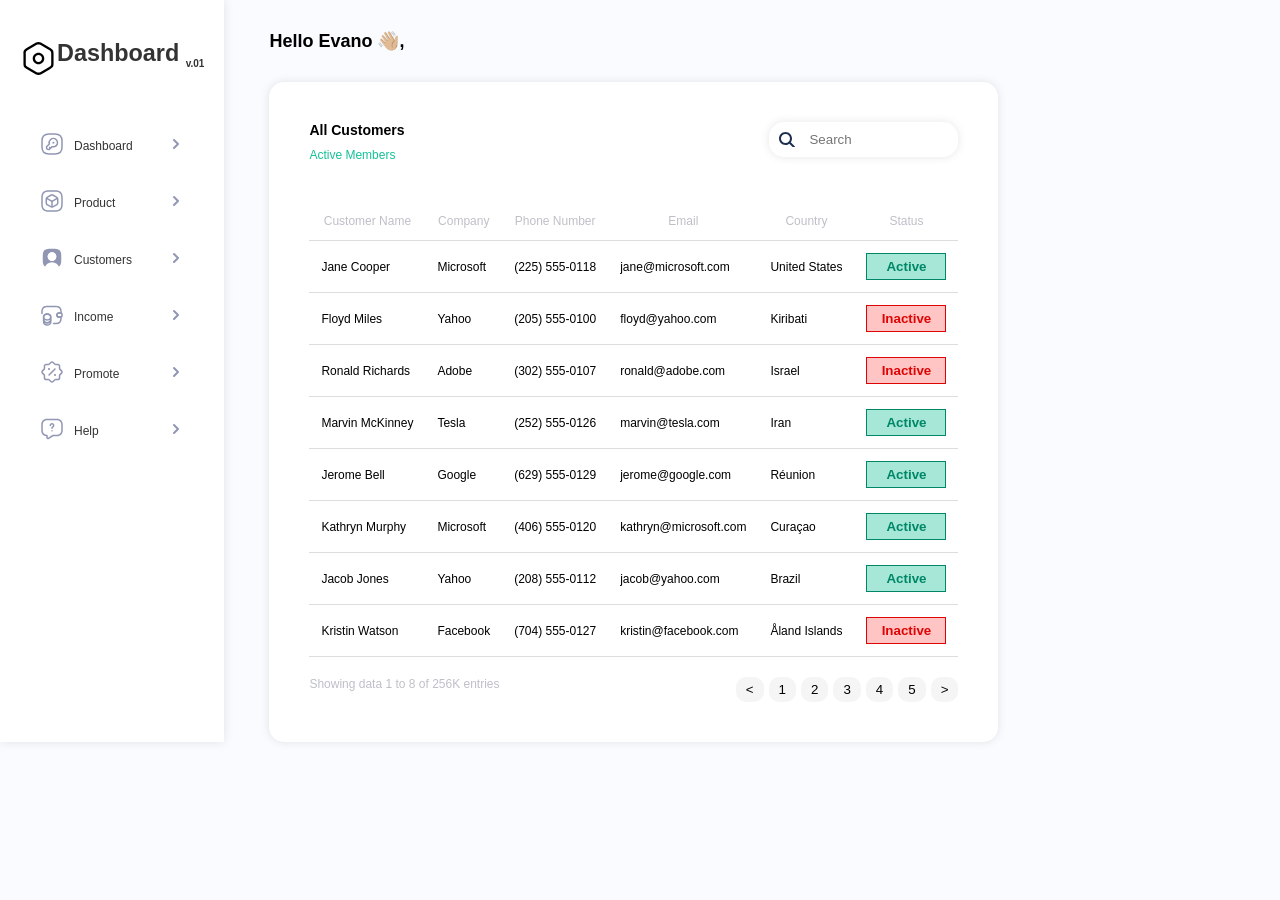
<file: index.html>
<!doctype html>
<html lang="en">
<head>
    <meta charset="UTF-8">
    <meta name="viewport"
          content="width=device-width, user-scalable=no, initial-scale=1.0, maximum-scale=1.0, minimum-scale=1.0">
    <meta http-equiv="X-UA-Compatible" content="ie=edge">
    <link rel="stylesheet" href="src/css/style.css">
    <title>Contact List</title>
</head>
<body>


<main class="main">
    <nav class="nav">
        <section class="container">

            <div class="company-logo">
                <div class="company-img">
                    <svg width="37" height="37" viewBox="0 0 37 37" fill="none" xmlns="http://www.w3.org/2000/svg">
                        <path d="M18.5003 34.8876C17.4674 34.8876 16.419 34.6564 15.602 34.1784L7.12284 29.2914C3.66951 26.9634 3.45367 26.6089 3.45367 22.9551V14.0443C3.45367 10.3905 3.65409 10.0359 7.04576 7.73887L15.5865 2.80553C17.2053 1.86512 19.749 1.86512 21.3678 2.80553L29.8778 7.70803C33.3311 10.0359 33.547 10.3905 33.547 14.0443V22.9397C33.547 26.5934 33.3465 26.948 29.9549 29.2451L21.414 34.1784C20.5815 34.6564 19.5332 34.8876 18.5003 34.8876ZM18.5003 4.42428C17.8528 4.42428 17.2207 4.54762 16.7736 4.8097L8.29451 9.7122C5.78159 11.408 5.78159 11.408 5.78159 14.0443V22.9397C5.78159 25.5759 5.78159 25.5759 8.35617 27.318L16.7736 32.1743C17.6832 32.6984 19.3328 32.6984 20.2424 32.1743L28.7215 27.2718C31.219 25.5759 31.219 25.5759 31.219 22.9397V14.0443C31.219 11.408 31.219 11.408 28.6445 9.66595L20.227 4.8097C19.7799 4.54762 19.1478 4.42428 18.5003 4.42428Z"
                              fill="black"/>
                        <path d="M18.5 24.2812C15.3088 24.2812 12.7188 21.6912 12.7188 18.5C12.7188 15.3088 15.3088 12.7188 18.5 12.7188C21.6912 12.7188 24.2812 15.3088 24.2812 18.5C24.2812 21.6912 21.6912 24.2812 18.5 24.2812ZM18.5 15.0312C16.5883 15.0312 15.0312 16.5883 15.0312 18.5C15.0312 20.4117 16.5883 21.9688 18.5 21.9688C20.4117 21.9688 21.9688 20.4117 21.9688 18.5C21.9688 16.5883 20.4117 15.0312 18.5 15.0312Z"
                              fill="black"/>
                    </svg>
                </div>
                <div class="company-name">
                    <h3>Dashboard <sub>v.01</sub></h3>
                </div>
            </div>


            <ul class="sidebar-list">
                <li>
                    <div class="sidebar-item">
                        <div class="sidebar-text-icon">
                            <div class="sidebar-icon">
                                <svg width="24" height="24" viewBox="0 0 24 24" fill="none"
                                     xmlns="http://www.w3.org/2000/svg">
                                    <svg width="24" height="24" viewBox="0 0 24 24" fill="none"
                                         xmlns="http://www.w3.org/2000/svg">
                                        <path d="M9 22H15C20 22 22 20 22 15V9C22 4 20 2 15 2H9C4 2 2 4 2 9V15C2 20 4 22 9 22Z"
                                              stroke="#9197B3" stroke-width="1.5" stroke-linecap="round"
                                              stroke-linejoin="round"/>
                                        <path d="M16.28 13.61C15.15 14.74 13.53 15.09 12.1 14.64L9.51001 17.22C9.33001 17.41 8.96001 17.53 8.69001 17.49L7.49001 17.33C7.09001 17.28 6.73001 16.9 6.67001 16.51L6.51001 15.31C6.47001 15.05 6.60001 14.68 6.78001 14.49L9.36001 11.91C8.92001 10.48 9.26001 8.86001 10.39 7.73001C12.01 6.11001 14.65 6.11001 16.28 7.73001C17.9 9.34001 17.9 11.98 16.28 13.61Z"
                                              stroke="#9197B3" stroke-width="1.5" stroke-miterlimit="10"
                                              stroke-linecap="round"
                                              stroke-linejoin="round"/>
                                        <path d="M10.45 16.28L9.59998 15.42" stroke="#9197B3" stroke-width="1.5"
                                              stroke-miterlimit="10" stroke-linecap="round" stroke-linejoin="round"/>
                                        <path d="M13.3945 10.7H13.4035" stroke="#9197B3" stroke-width="2"
                                              stroke-linecap="round"
                                              stroke-linejoin="round"/>
                                    </svg>
                                </svg>
                            </div>
                            <div class="sidebar-text">Dashboard</div>
                        </div>
                        <div class="sidebar-img"><svg width="16" height="16" viewBox="0 0 16 16" fill="none" xmlns="http://www.w3.org/2000/svg">
                            <path d="M6 12L10 8L6 4" stroke="#9197B3" stroke-width="2" stroke-linecap="round" stroke-linejoin="round"/>
                        </svg>
                        </div>
                    </div>
                </li>

                <li>
                    <div class="sidebar-item">
                        <div class="sidebar-text-icon">
                            <div class="sidebar-icon">
                                <svg width="24" height="24" viewBox="0 0 24 24" fill="none"
                                     xmlns="http://www.w3.org/2000/svg">
                                    <svg width="24" height="24" viewBox="0 0 24 24" fill="none"
                                         xmlns="http://www.w3.org/2000/svg">
                                        <path d="M15 22.75H9C3.57 22.75 1.25 20.43 1.25 15V9C1.25 3.57 3.57 1.25 9 1.25H15C20.43 1.25 22.75 3.57 22.75 9V15C22.75 20.43 20.43 22.75 15 22.75ZM9 2.75C4.39 2.75 2.75 4.39 2.75 9V15C2.75 19.61 4.39 21.25 9 21.25H15C19.61 21.25 21.25 19.61 21.25 15V9C21.25 4.39 19.61 2.75 15 2.75H9Z"
                                              fill="#9197B3"/>
                                        <path d="M12.0006 13.0797C11.8706 13.0797 11.7406 13.0497 11.6206 12.9797L6.32061 9.9197C5.96061 9.7097 5.84059 9.2497 6.05059 8.8997C6.26059 8.5397 6.72061 8.4197 7.07061 8.6297L11.9906 11.4797L16.8806 8.6497C17.2406 8.4397 17.7006 8.5697 17.9006 8.9197C18.1006 9.2697 17.9806 9.7397 17.6306 9.9397L12.3706 12.9797C12.2606 13.0397 12.1306 13.0797 12.0006 13.0797Z"
                                              fill="#9197B3"/>
                                        <path d="M12 18.5201C11.59 18.5201 11.25 18.1801 11.25 17.7701V12.3301C11.25 11.9201 11.59 11.5801 12 11.5801C12.41 11.5801 12.75 11.9201 12.75 12.3301V17.7701C12.75 18.1801 12.41 18.5201 12 18.5201Z"
                                              fill="#9197B3"/>
                                        <path d="M12.0002 18.7498C11.4202 18.7498 10.8503 18.6198 10.3903 18.3698L7.19025 16.5898C6.23025 16.0598 5.49023 14.7898 5.49023 13.6898V10.2998C5.49023 9.20981 6.24025 7.9398 7.19025 7.3998L10.3903 5.6198C11.3103 5.1098 12.6902 5.1098 13.6102 5.6198L16.8102 7.3998C17.7702 7.9298 18.5103 9.19981 18.5103 10.2998V13.6898C18.5103 14.7798 17.7602 16.0498 16.8102 16.5898L13.6102 18.3698C13.1502 18.6298 12.5802 18.7498 12.0002 18.7498ZM12.0002 6.7498C11.6702 6.7498 11.3502 6.8098 11.1202 6.9398L7.92026 8.7198C7.43026 8.9898 6.99023 9.7498 6.99023 10.2998V13.6898C6.99023 14.2498 7.43026 14.9998 7.92026 15.2698L11.1202 17.0498C11.5802 17.3098 12.4202 17.3098 12.8802 17.0498L16.0802 15.2698C16.5702 14.9998 17.0103 14.2398 17.0103 13.6898V10.2998C17.0103 9.73981 16.5702 8.9898 16.0802 8.7198L12.8802 6.9398C12.6502 6.8098 12.3302 6.7498 12.0002 6.7498Z"
                                              fill="#9197B3"/>
                                    </svg>
                                </svg>
                            </div>
                            <div class="sidebar-text">Product</div>
                        </div>
                        <div class="sidebar-img"><svg width="16" height="16" viewBox="0 0 16 16" fill="none" xmlns="http://www.w3.org/2000/svg">
                            <path d="M6 12L10 8L6 4" stroke="#9197B3" stroke-width="2" stroke-linecap="round" stroke-linejoin="round"/>
                        </svg>
                        </div>
                    </div>
                </li>

                <li>
                    <div class="sidebar-item">
                        <div class="sidebar-text-icon">
                            <div class="sidebar-icon">
                                <svg width="24" height="24" viewBox="0 0 24 24" fill="none"
                                     xmlns="http://www.w3.org/2000/svg">
                                    <svg class="color-svg" width="24" height="24" viewBox="0 0 24 24" fill="none"
                                         xmlns="http://www.w3.org/2000/svg">
                                        <path d="M15.0006 22.7498H9.00063C7.68063 22.7498 6.58063 22.6198 5.65063 22.3398C5.31063 22.2398 5.09063 21.9098 5.11063 21.5598C5.36063 18.5698 8.39063 16.2197 12.0006 16.2197C15.6106 16.2197 18.6306 18.5598 18.8906 21.5598C18.9206 21.9198 18.7006 22.2398 18.3506 22.3398C17.4206 22.6198 16.3206 22.7498 15.0006 22.7498ZM6.72063 21.0598C7.38063 21.1898 8.13063 21.2498 9.00063 21.2498H15.0006C15.8706 21.2498 16.6206 21.1898 17.2806 21.0598C16.7506 19.1398 14.5606 17.7197 12.0006 17.7197C9.44063 17.7197 7.25063 19.1398 6.72063 21.0598Z"
                                              fill="white"/>
                                        <path d="M15 2H9C4 2 2 4 2 9V15C2 18.78 3.14 20.85 5.86 21.62C6.08 19.02 8.75 16.97 12 16.97C15.25 16.97 17.92 19.02 18.14 21.62C20.86 20.85 22 18.78 22 15V9C22 4 20 2 15 2ZM12 14.17C10.02 14.17 8.42 12.56 8.42 10.58C8.42 8.60002 10.02 7 12 7C13.98 7 15.58 8.60002 15.58 10.58C15.58 12.56 13.98 14.17 12 14.17Z"
                                              stroke="white" stroke-width="1.5" stroke-linecap="round"
                                              stroke-linejoin="round"/>
                                        <path d="M11.9999 14.92C9.60992 14.92 7.66992 12.97 7.66992 10.58C7.66992 8.19002 9.60992 6.25 11.9999 6.25C14.3899 6.25 16.3299 8.19002 16.3299 10.58C16.3299 12.97 14.3899 14.92 11.9999 14.92ZM11.9999 7.75C10.4399 7.75 9.16992 9.02002 9.16992 10.58C9.16992 12.15 10.4399 13.42 11.9999 13.42C13.5599 13.42 14.8299 12.15 14.8299 10.58C14.8299 9.02002 13.5599 7.75 11.9999 7.75Z"
                                              fill="white"/>
                                    </svg>
                                </svg>
                            </div>
                            <div class="sidebar-text">Customers</div>
                        </div>
                        <div class="sidebar-img"><svg width="16" height="16" viewBox="0 0 16 16" fill="none" xmlns="http://www.w3.org/2000/svg">
                            <path d="M6 12L10 8L6 4" stroke="#9197B3" stroke-width="2" stroke-linecap="round" stroke-linejoin="round"/>
                        </svg>
                        </div>
                    </div>
                </li>

                <li>
                    <div class="sidebar-item">
                        <div class="sidebar-text-icon">
                            <div class="sidebar-icon">
                                <svg width="24" height="24" viewBox="0 0 24 24" fill="none"
                                     xmlns="http://www.w3.org/2000/svg">
                                    <svg width="24" height="24" viewBox="0 0 24 24" fill="none"
                                         xmlns="http://www.w3.org/2000/svg">
                                        <path d="M10.7516 16.8604V18.8904C10.7516 20.6104 9.15158 22.0004 7.18158 22.0004C5.21158 22.0004 3.60156 20.6104 3.60156 18.8904V16.8604C3.60156 18.5804 5.20158 19.8004 7.18158 19.8004C9.15158 19.8004 10.7516 18.5704 10.7516 16.8604Z"
                                              stroke="#9197B3" stroke-width="1.5" stroke-linecap="round"
                                              stroke-linejoin="round"/>
                                        <path d="M10.7501 14.11C10.7501 14.61 10.6101 15.07 10.3701 15.47C9.78006 16.44 8.57004 17.05 7.17004 17.05C5.77004 17.05 4.56003 16.43 3.97003 15.47C3.73003 15.07 3.59009 14.61 3.59009 14.11C3.59009 13.25 3.99007 12.48 4.63007 11.92C5.28007 11.35 6.17003 11.01 7.16003 11.01C8.15003 11.01 9.04006 11.36 9.69006 11.92C10.3501 12.47 10.7501 13.25 10.7501 14.11Z"
                                              stroke="#9197B3" stroke-width="1.5" stroke-linecap="round"
                                              stroke-linejoin="round"/>
                                        <path d="M10.7516 14.11V16.86C10.7516 18.58 9.15158 19.8 7.18158 19.8C5.21158 19.8 3.60156 18.57 3.60156 16.86V14.11C3.60156 12.39 5.20158 11 7.18158 11C8.17158 11 9.06161 11.35 9.71161 11.91C10.3516 12.47 10.7516 13.25 10.7516 14.11Z"
                                              stroke="#9197B3" stroke-width="1.5" stroke-linecap="round"
                                              stroke-linejoin="round"/>
                                        <path d="M22 10.9699V13.03C22 13.58 21.56 14.0299 21 14.0499H19.0399C17.9599 14.0499 16.97 13.2599 16.88 12.1799C16.82 11.5499 17.0599 10.9599 17.4799 10.5499C17.8499 10.1699 18.36 9.94995 18.92 9.94995H21C21.56 9.96995 22 10.4199 22 10.9699Z"
                                              stroke="#9197B3" stroke-width="1.5" stroke-linecap="round"
                                              stroke-linejoin="round"/>
                                        <path d="M2 10.5V8.5C2 5.78 3.64 3.88 6.19 3.56C6.45 3.52 6.72 3.5 7 3.5H16C16.26 3.5 16.51 3.50999 16.75 3.54999C19.33 3.84999 21 5.76 21 8.5V9.95001H18.92C18.36 9.95001 17.85 10.17 17.48 10.55C17.06 10.96 16.82 11.55 16.88 12.18C16.97 13.26 17.96 14.05 19.04 14.05H21V15.5C21 18.5 19 20.5 16 20.5H13.5"
                                              stroke="#9197B3" stroke-width="1.5" stroke-linecap="round"
                                              stroke-linejoin="round"/>
                                    </svg>
                                </svg>
                            </div>
                            <div class="sidebar-text">Income</div>
                        </div>
                        <div class="sidebar-img"><svg width="16" height="16" viewBox="0 0 16 16" fill="none" xmlns="http://www.w3.org/2000/svg">
                            <path d="M6 12L10 8L6 4" stroke="#9197B3" stroke-width="2" stroke-linecap="round" stroke-linejoin="round"/>
                        </svg>
                        </div>
                    </div>
                </li>

                <li>
                    <div class="sidebar-item">
                        <div class="sidebar-text-icon">
                            <div class="sidebar-icon">
                                <svg width="24" height="24" viewBox="0 0 24 24" fill="none"
                                     xmlns="http://www.w3.org/2000/svg">
                                    <svg width="24" height="24" viewBox="0 0 24 24" fill="none"
                                         xmlns="http://www.w3.org/2000/svg">
                                        <path d="M12 22.7503C11.37 22.7503 10.78 22.5104 10.34 22.0604L8.82001 20.5404C8.70001 20.4204 8.38 20.2904 8.22 20.2904H6.06C4.76 20.2904 3.70999 19.2403 3.70999 17.9403V15.7804C3.70999 15.6204 3.57999 15.3004 3.45999 15.1804L1.94 13.6604C1.5 13.2204 1.25 12.6303 1.25 12.0003C1.25 11.3703 1.49 10.7803 1.94 10.3403L3.45999 8.82028C3.57999 8.70028 3.70999 8.3803 3.70999 8.2203V6.06039C3.70999 4.76039 4.76 3.71029 6.06 3.71029H8.22C8.38 3.71029 8.70001 3.58029 8.82001 3.46029L10.34 1.94027C11.22 1.06027 12.78 1.06027 13.66 1.94027L15.18 3.46029C15.3 3.58029 15.62 3.71029 15.78 3.71029H17.94C19.24 3.71029 20.29 4.76039 20.29 6.06039V8.2203C20.29 8.3803 20.42 8.70028 20.54 8.82028L22.06 10.3403C22.5 10.7803 22.75 11.3703 22.75 12.0003C22.75 12.6303 22.51 13.2204 22.06 13.6604L20.54 15.1804C20.42 15.3004 20.29 15.6204 20.29 15.7804V17.9403C20.29 19.2403 19.24 20.2904 17.94 20.2904H15.78C15.62 20.2904 15.3 20.4204 15.18 20.5404L13.66 22.0604C13.22 22.5104 12.63 22.7503 12 22.7503ZM4.51999 14.1203C4.91999 14.5203 5.20999 15.2204 5.20999 15.7804V17.9403C5.20999 18.4103 5.59 18.7904 6.06 18.7904H8.22C8.78 18.7904 9.48001 19.0803 9.88 19.4803L11.4 21.0003C11.72 21.3203 12.28 21.3203 12.6 21.0003L14.12 19.4803C14.52 19.0803 15.22 18.7904 15.78 18.7904H17.94C18.41 18.7904 18.79 18.4103 18.79 17.9403V15.7804C18.79 15.2204 19.08 14.5203 19.48 14.1203L21 12.6003C21.16 12.4403 21.25 12.2303 21.25 12.0003C21.25 11.7703 21.16 11.5604 21 11.4004L19.48 9.88034C19.08 9.48034 18.79 8.7803 18.79 8.2203V6.06039C18.79 5.59039 18.41 5.21029 17.94 5.21029H15.78C15.22 5.21029 14.52 4.92035 14.12 4.52035L12.6 3.00033C12.28 2.68033 11.72 2.68033 11.4 3.00033L9.88 4.52035C9.48001 4.92035 8.78 5.21029 8.22 5.21029H6.06C5.59 5.21029 5.20999 5.59039 5.20999 6.06039V8.2203C5.20999 8.7803 4.91999 9.48034 4.51999 9.88034L3 11.4004C2.84 11.5604 2.75 11.7703 2.75 12.0003C2.75 12.2303 2.84 12.4403 3 12.6003L4.51999 14.1203Z"
                                              fill="#9197B3"/>
                                        <path d="M15.0002 16C14.4402 16 13.9902 15.55 13.9902 15C13.9902 14.45 14.4402 14 14.9902 14C15.5402 14 15.9902 14.45 15.9902 15C15.9902 15.55 15.5502 16 15.0002 16Z"
                                              fill="#9197B3"/>
                                        <path d="M9.01001 10C8.45001 10 8 9.55 8 9C8 8.45 8.45 8 9 8C9.55 8 10 8.45 10 9C10 9.55 9.56001 10 9.01001 10Z"
                                              fill="#9197B3"/>
                                        <path d="M8.99945 15.7495C8.80945 15.7495 8.61945 15.6795 8.46945 15.5295C8.17945 15.2395 8.17945 14.7595 8.46945 14.4695L14.4695 8.46945C14.7595 8.17945 15.2395 8.17945 15.5295 8.46945C15.8195 8.75945 15.8195 9.23951 15.5295 9.52951L9.52945 15.5295C9.37945 15.6795 9.18945 15.7495 8.99945 15.7495Z"
                                              fill="#9197B3"/>
                                    </svg>
                                </svg>
                            </div>
                            <div class="sidebar-text">Promote</div>
                        </div>
                        <div class="sidebar-img"><svg width="16" height="16" viewBox="0 0 16 16" fill="none" xmlns="http://www.w3.org/2000/svg">
                            <path d="M6 12L10 8L6 4" stroke="#9197B3" stroke-width="2" stroke-linecap="round" stroke-linejoin="round"/>
                        </svg>
                        </div>
                    </div>
                </li>

                <li>
                    <div class="sidebar-item">
                        <div class="sidebar-text-icon">
                            <div class="sidebar-icon">
                                <svg width="24" height="24" viewBox="0 0 24 24" fill="none"
                                     xmlns="http://www.w3.org/2000/svg">
                                    <svg width="24" height="24" viewBox="0 0 24 24" fill="none"
                                         xmlns="http://www.w3.org/2000/svg">
                                        <path d="M8 22.3199C7.72 22.3199 7.42998 22.2499 7.16998 22.1099C6.59998 21.8099 6.25 21.2099 6.25 20.5699V19.15C3.23 18.84 1.25 16.6199 1.25 13.4399V7.43994C1.25 3.99994 3.56 1.68994 7 1.68994H17C20.44 1.68994 22.75 3.99994 22.75 7.43994V13.4399C22.75 16.8799 20.44 19.1899 17 19.1899H13.23L8.96997 22.03C8.67997 22.22 8.34 22.3199 8 22.3199ZM7 3.17993C4.42 3.17993 2.75 4.84993 2.75 7.42993V13.43C2.75 16.01 4.42 17.68 7 17.68C7.41 17.68 7.75 18.02 7.75 18.43V20.56C7.75 20.69 7.83 20.75 7.88 20.78C7.93001 20.81 8.03001 20.84 8.14001 20.77L12.59 17.81C12.71 17.73 12.86 17.68 13.01 17.68H17.01C19.59 17.68 21.26 16.01 21.26 13.43V7.42993C21.26 4.84993 19.59 3.17993 17.01 3.17993H7Z"
                                              fill="#9197B3"/>
                                        <path d="M11.9998 12.1099C11.5898 12.1099 11.2498 11.7699 11.2498 11.3599V11.1499C11.2498 9.9899 12.0998 9.41989 12.4198 9.19989C12.7898 8.94989 12.9098 8.7799 12.9098 8.5199C12.9098 8.0199 12.4998 7.60986 11.9998 7.60986C11.4998 7.60986 11.0898 8.0199 11.0898 8.5199C11.0898 8.9299 10.7498 9.2699 10.3398 9.2699C9.92984 9.2699 9.58984 8.9299 9.58984 8.5199C9.58984 7.1899 10.6698 6.10986 11.9998 6.10986C13.3298 6.10986 14.4098 7.1899 14.4098 8.5199C14.4098 9.6599 13.5698 10.2299 13.2598 10.4399C12.8698 10.6999 12.7498 10.8699 12.7498 11.1499V11.3599C12.7498 11.7799 12.4098 12.1099 11.9998 12.1099Z"
                                              fill="#9197B3"/>
                                        <path d="M12 14.6001C11.58 14.6001 11.25 14.2601 11.25 13.8501C11.25 13.4401 11.59 13.1001 12 13.1001C12.41 13.1001 12.75 13.4401 12.75 13.8501C12.75 14.2601 12.42 14.6001 12 14.6001Z"
                                              fill="#9197B3"/>
                                    </svg>
                                </svg>
                            </div>
                            <div class="sidebar-text">Help</div>
                        </div>
                        <div class="sidebar-img"><svg width="16" height="16" viewBox="0 0 16 16" fill="none" xmlns="http://www.w3.org/2000/svg">
                            <path d="M6 12L10 8L6 4" stroke="#9197B3" stroke-width="2" stroke-linecap="round" stroke-linejoin="round"/>
                        </svg>
                        </div>
                    </div>
                </li>
            </ul>
        </section>
    </nav>
    <section class="container">
        <section class="greeting">
            <h2>Hello Evano 👋🏼,</h2>
        </section>

        <div class="block-table">
            <div class="header-block-table">
                <div class="text-section">
                    <h3>All Customers</h3>
                    <p class="text-color">Active Members</p>
                </div>
                <div class="form-section">
                    <form action="#">
                        <label for="input-search">
                            <input type="text" id="input-search" placeholder="Search">
                        </label>
                    </form>
                </div>
            </div>

            <div class="table">
                <table>
                    <thead>
                    <tr>
                        <th>Customer Name</th>
                        <th>Company</th>
                        <th>Phone Number</th>
                        <th>Email</th>
                        <th>Country</th>
                        <th>Status</th>
                    </tr>
                    </thead>
                    <tbody>
                    <tr>
                        <td>Jane Cooper</td>
                        <td>Microsoft</td>
                        <td>(225) 555-0118</td>
                        <td>jane@microsoft.com</td>
                        <td>United States</td>
                        <td class="active-cell">
                            <button class="active-button">Active</button>
                        </td>
                    </tr>

                    <tr>
                        <td>Floyd Miles</td>
                        <td>Yahoo</td>
                        <td>(205) 555-0100</td>
                        <td>floyd@yahoo.com</td>
                        <td>Kiribati</td>
                        <td>
                            <button class="inactive-button">Inactive</button>
                        </td>
                    </tr>

                    <tr>
                        <td>Ronald Richards</td>
                        <td>Adobe</td>
                        <td>(302) 555-0107</td>
                        <td>ronald@adobe.com</td>
                        <td>Israel</td>
                        <td>
                            <button class="inactive-button">Inactive</button>
                        </td>
                    </tr>

                    <tr>
                        <td>Marvin McKinney</td>
                        <td>Tesla</td>
                        <td>(252) 555-0126</td>
                        <td>marvin@tesla.com</td>
                        <td>Iran</td>
                        <td>
                            <button class="active-button">Active</button>
                        </td>
                    </tr>

                    <tr>
                        <td>Jerome Bell</td>
                        <td>Google</td>
                        <td>(629) 555-0129</td>
                        <td>jerome@google.com</td>
                        <td>Réunion</td>
                        <td>
                            <button class="active-button">Active</button>
                        </td>
                    </tr>

                    <tr>
                        <td>Kathryn Murphy</td>
                        <td>Microsoft</td>
                        <td>(406) 555-0120</td>
                        <td>kathryn@microsoft.com</td>
                        <td>Curaçao</td>
                        <td>
                            <button class="active-button">Active</button>
                        </td>
                    </tr>

                    <tr>
                        <td>Jacob Jones</td>
                        <td>Yahoo</td>
                        <td>(208) 555-0112</td>
                        <td>jacob@yahoo.com</td>
                        <td>Brazil</td>
                        <td>
                            <button class="active-button">Active</button>
                        </td>
                    </tr>

                    <tr>
                        <td>Kristin Watson</td>
                        <td>Facebook</td>
                        <td>(704) 555-0127</td>
                        <td>kristin@facebook.com</td>
                        <td>Åland Islands</td>
                        <td>
                            <button class="inactive-button">Inactive</button>
                        </td>
                    </tr>

                    </tbody>
                </table>
            </div>
            <div class="footer-table-box">
                <div class="footer-main">
                    <div class="text-footer">
                        <p>Showing data 1 to 8 of 256K entries</p>
                    </div>
                    <div class="footer-button">
                        <button>&lt;</button>
                        <button>1</button>
                        <button>2</button>
                        <button>3</button>
                        <button>4</button>
                        <button>5</button>
                        <button>></button>
                    </div>
                </div>
            </div>
        </div>

    </section>
</main>


</body>
</html>
</file>
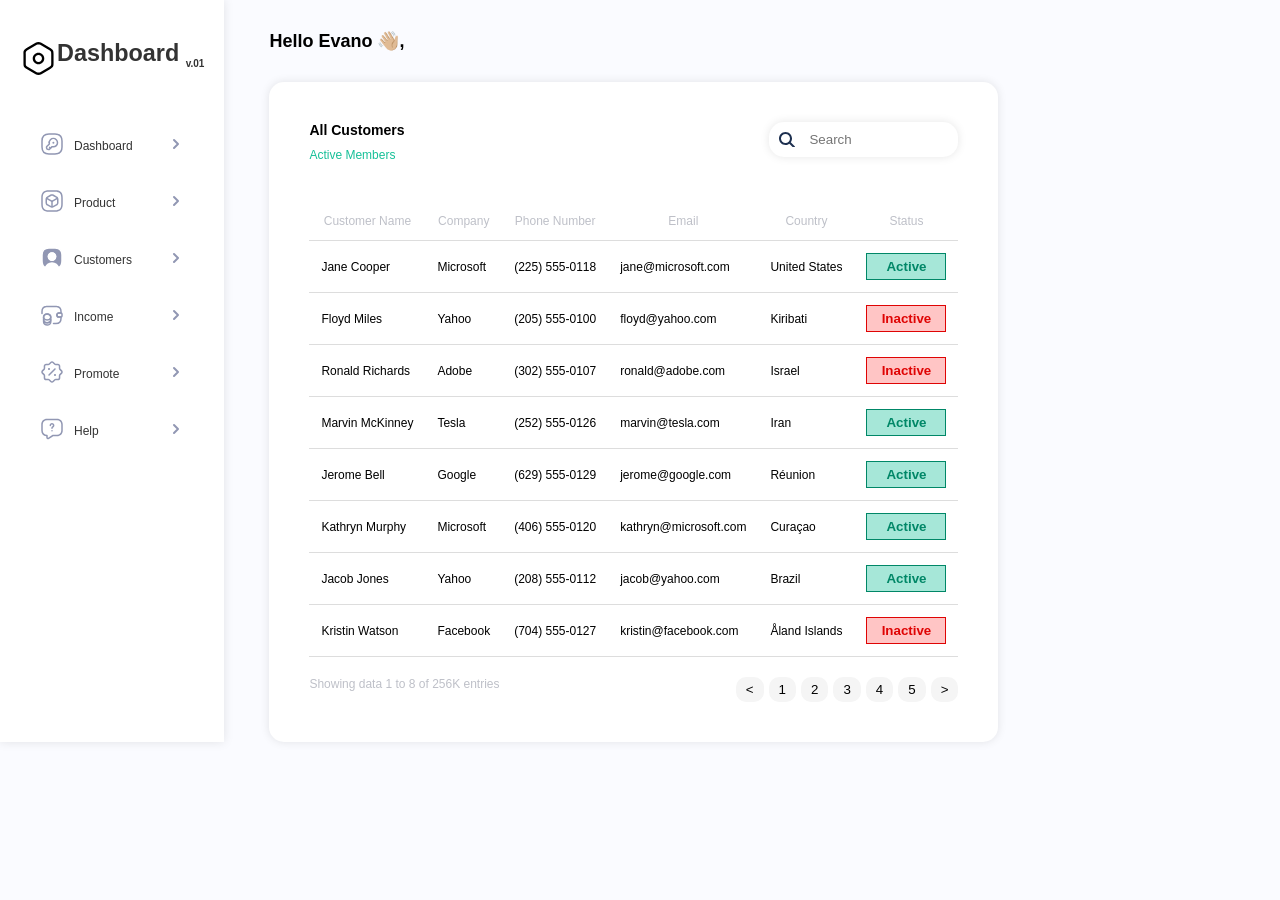
<file: src/index.html>
<!doctype html>
<html lang="en">
<head>
    <meta charset="UTF-8">
    <meta name="viewport"
          content="width=device-width, user-scalable=no, initial-scale=1.0, maximum-scale=1.0, minimum-scale=1.0">
    <meta http-equiv="X-UA-Compatible" content="ie=edge">
    <link rel="stylesheet" href="css/style.css">
    <title>Contact List</title>
</head>
<body>


<main>
    <nav class="nav">
        <section class="container">

            <div class="company-logo">
                <div class="company-img">
                    <svg width="37" height="37" viewBox="0 0 37 37" fill="none" xmlns="http://www.w3.org/2000/svg">
                        <path d="M18.5003 34.8876C17.4674 34.8876 16.419 34.6564 15.602 34.1784L7.12284 29.2914C3.66951 26.9634 3.45367 26.6089 3.45367 22.9551V14.0443C3.45367 10.3905 3.65409 10.0359 7.04576 7.73887L15.5865 2.80553C17.2053 1.86512 19.749 1.86512 21.3678 2.80553L29.8778 7.70803C33.3311 10.0359 33.547 10.3905 33.547 14.0443V22.9397C33.547 26.5934 33.3465 26.948 29.9549 29.2451L21.414 34.1784C20.5815 34.6564 19.5332 34.8876 18.5003 34.8876ZM18.5003 4.42428C17.8528 4.42428 17.2207 4.54762 16.7736 4.8097L8.29451 9.7122C5.78159 11.408 5.78159 11.408 5.78159 14.0443V22.9397C5.78159 25.5759 5.78159 25.5759 8.35617 27.318L16.7736 32.1743C17.6832 32.6984 19.3328 32.6984 20.2424 32.1743L28.7215 27.2718C31.219 25.5759 31.219 25.5759 31.219 22.9397V14.0443C31.219 11.408 31.219 11.408 28.6445 9.66595L20.227 4.8097C19.7799 4.54762 19.1478 4.42428 18.5003 4.42428Z"
                              fill="black"/>
                        <path d="M18.5 24.2812C15.3088 24.2812 12.7188 21.6912 12.7188 18.5C12.7188 15.3088 15.3088 12.7188 18.5 12.7188C21.6912 12.7188 24.2812 15.3088 24.2812 18.5C24.2812 21.6912 21.6912 24.2812 18.5 24.2812ZM18.5 15.0312C16.5883 15.0312 15.0312 16.5883 15.0312 18.5C15.0312 20.4117 16.5883 21.9688 18.5 21.9688C20.4117 21.9688 21.9688 20.4117 21.9688 18.5C21.9688 16.5883 20.4117 15.0312 18.5 15.0312Z"
                              fill="black"/>
                    </svg>
                </div>
                <div class="company-name">
                    <h3>Dashboard <sub>v.01</sub></h3>
                </div>
            </div>


            <ul class="sidebar-list">
                <li>
                    <div class="sidebar-item">
                        <div class="sidebar-text-icon">
                            <div class="sidebar-icon">
                                <svg width="24" height="24" viewBox="0 0 24 24" fill="none"
                                     xmlns="http://www.w3.org/2000/svg">
                                    <svg width="24" height="24" viewBox="0 0 24 24" fill="none"
                                         xmlns="http://www.w3.org/2000/svg">
                                        <path d="M9 22H15C20 22 22 20 22 15V9C22 4 20 2 15 2H9C4 2 2 4 2 9V15C2 20 4 22 9 22Z"
                                              stroke="#9197B3" stroke-width="1.5" stroke-linecap="round"
                                              stroke-linejoin="round"/>
                                        <path d="M16.28 13.61C15.15 14.74 13.53 15.09 12.1 14.64L9.51001 17.22C9.33001 17.41 8.96001 17.53 8.69001 17.49L7.49001 17.33C7.09001 17.28 6.73001 16.9 6.67001 16.51L6.51001 15.31C6.47001 15.05 6.60001 14.68 6.78001 14.49L9.36001 11.91C8.92001 10.48 9.26001 8.86001 10.39 7.73001C12.01 6.11001 14.65 6.11001 16.28 7.73001C17.9 9.34001 17.9 11.98 16.28 13.61Z"
                                              stroke="#9197B3" stroke-width="1.5" stroke-miterlimit="10"
                                              stroke-linecap="round"
                                              stroke-linejoin="round"/>
                                        <path d="M10.45 16.28L9.59998 15.42" stroke="#9197B3" stroke-width="1.5"
                                              stroke-miterlimit="10" stroke-linecap="round" stroke-linejoin="round"/>
                                        <path d="M13.3945 10.7H13.4035" stroke="#9197B3" stroke-width="2"
                                              stroke-linecap="round"
                                              stroke-linejoin="round"/>
                                    </svg>
                                </svg>
                            </div>
                            <div class="sidebar-text">Dashboard</div>
                        </div>
                        <div class="sidebar-img"><img src="img/arrow_icon.svg" alt="arrow"></div>
                    </div>
                </li>

                <li>
                    <div class="sidebar-item">
                        <div class="sidebar-text-icon">
                            <div class="sidebar-icon">
                                <svg width="24" height="24" viewBox="0 0 24 24" fill="none"
                                     xmlns="http://www.w3.org/2000/svg">
                                    <svg width="24" height="24" viewBox="0 0 24 24" fill="none"
                                         xmlns="http://www.w3.org/2000/svg">
                                        <path d="M15 22.75H9C3.57 22.75 1.25 20.43 1.25 15V9C1.25 3.57 3.57 1.25 9 1.25H15C20.43 1.25 22.75 3.57 22.75 9V15C22.75 20.43 20.43 22.75 15 22.75ZM9 2.75C4.39 2.75 2.75 4.39 2.75 9V15C2.75 19.61 4.39 21.25 9 21.25H15C19.61 21.25 21.25 19.61 21.25 15V9C21.25 4.39 19.61 2.75 15 2.75H9Z"
                                              fill="#9197B3"/>
                                        <path d="M12.0006 13.0797C11.8706 13.0797 11.7406 13.0497 11.6206 12.9797L6.32061 9.9197C5.96061 9.7097 5.84059 9.2497 6.05059 8.8997C6.26059 8.5397 6.72061 8.4197 7.07061 8.6297L11.9906 11.4797L16.8806 8.6497C17.2406 8.4397 17.7006 8.5697 17.9006 8.9197C18.1006 9.2697 17.9806 9.7397 17.6306 9.9397L12.3706 12.9797C12.2606 13.0397 12.1306 13.0797 12.0006 13.0797Z"
                                              fill="#9197B3"/>
                                        <path d="M12 18.5201C11.59 18.5201 11.25 18.1801 11.25 17.7701V12.3301C11.25 11.9201 11.59 11.5801 12 11.5801C12.41 11.5801 12.75 11.9201 12.75 12.3301V17.7701C12.75 18.1801 12.41 18.5201 12 18.5201Z"
                                              fill="#9197B3"/>
                                        <path d="M12.0002 18.7498C11.4202 18.7498 10.8503 18.6198 10.3903 18.3698L7.19025 16.5898C6.23025 16.0598 5.49023 14.7898 5.49023 13.6898V10.2998C5.49023 9.20981 6.24025 7.9398 7.19025 7.3998L10.3903 5.6198C11.3103 5.1098 12.6902 5.1098 13.6102 5.6198L16.8102 7.3998C17.7702 7.9298 18.5103 9.19981 18.5103 10.2998V13.6898C18.5103 14.7798 17.7602 16.0498 16.8102 16.5898L13.6102 18.3698C13.1502 18.6298 12.5802 18.7498 12.0002 18.7498ZM12.0002 6.7498C11.6702 6.7498 11.3502 6.8098 11.1202 6.9398L7.92026 8.7198C7.43026 8.9898 6.99023 9.7498 6.99023 10.2998V13.6898C6.99023 14.2498 7.43026 14.9998 7.92026 15.2698L11.1202 17.0498C11.5802 17.3098 12.4202 17.3098 12.8802 17.0498L16.0802 15.2698C16.5702 14.9998 17.0103 14.2398 17.0103 13.6898V10.2998C17.0103 9.73981 16.5702 8.9898 16.0802 8.7198L12.8802 6.9398C12.6502 6.8098 12.3302 6.7498 12.0002 6.7498Z"
                                              fill="#9197B3"/>
                                    </svg>
                                </svg>
                            </div>
                            <div class="sidebar-text">Product</div>
                        </div>
                        <div class="sidebar-img"><img src="img/arrow_icon.svg" alt="arrow"></div>
                    </div>
                </li>

                <li>
                    <div class="sidebar-item">
                        <div class="sidebar-text-icon">
                            <div class="sidebar-icon">
                                <svg width="24" height="24" viewBox="0 0 24 24" fill="none"
                                     xmlns="http://www.w3.org/2000/svg">
                                    <svg class="color-svg" width="24" height="24" viewBox="0 0 24 24" fill="none"
                                         xmlns="http://www.w3.org/2000/svg">
                                        <path d="M15.0006 22.7498H9.00063C7.68063 22.7498 6.58063 22.6198 5.65063 22.3398C5.31063 22.2398 5.09063 21.9098 5.11063 21.5598C5.36063 18.5698 8.39063 16.2197 12.0006 16.2197C15.6106 16.2197 18.6306 18.5598 18.8906 21.5598C18.9206 21.9198 18.7006 22.2398 18.3506 22.3398C17.4206 22.6198 16.3206 22.7498 15.0006 22.7498ZM6.72063 21.0598C7.38063 21.1898 8.13063 21.2498 9.00063 21.2498H15.0006C15.8706 21.2498 16.6206 21.1898 17.2806 21.0598C16.7506 19.1398 14.5606 17.7197 12.0006 17.7197C9.44063 17.7197 7.25063 19.1398 6.72063 21.0598Z"
                                              fill="white"/>
                                        <path d="M15 2H9C4 2 2 4 2 9V15C2 18.78 3.14 20.85 5.86 21.62C6.08 19.02 8.75 16.97 12 16.97C15.25 16.97 17.92 19.02 18.14 21.62C20.86 20.85 22 18.78 22 15V9C22 4 20 2 15 2ZM12 14.17C10.02 14.17 8.42 12.56 8.42 10.58C8.42 8.60002 10.02 7 12 7C13.98 7 15.58 8.60002 15.58 10.58C15.58 12.56 13.98 14.17 12 14.17Z"
                                              stroke="white" stroke-width="1.5" stroke-linecap="round"
                                              stroke-linejoin="round"/>
                                        <path d="M11.9999 14.92C9.60992 14.92 7.66992 12.97 7.66992 10.58C7.66992 8.19002 9.60992 6.25 11.9999 6.25C14.3899 6.25 16.3299 8.19002 16.3299 10.58C16.3299 12.97 14.3899 14.92 11.9999 14.92ZM11.9999 7.75C10.4399 7.75 9.16992 9.02002 9.16992 10.58C9.16992 12.15 10.4399 13.42 11.9999 13.42C13.5599 13.42 14.8299 12.15 14.8299 10.58C14.8299 9.02002 13.5599 7.75 11.9999 7.75Z"
                                              fill="white"/>
                                    </svg>
                                </svg>
                            </div>
                            <div class="sidebar-text">Customers</div>
                        </div>
                        <div class="sidebar-img"><img src="img/arrow_icon.svg" alt="arrow"></div>
                    </div>
                </li>

                <li>
                    <div class="sidebar-item">
                        <div class="sidebar-text-icon">
                            <div class="sidebar-icon">
                                <svg width="24" height="24" viewBox="0 0 24 24" fill="none"
                                     xmlns="http://www.w3.org/2000/svg">
                                    <svg width="24" height="24" viewBox="0 0 24 24" fill="none"
                                         xmlns="http://www.w3.org/2000/svg">
                                        <path d="M10.7516 16.8604V18.8904C10.7516 20.6104 9.15158 22.0004 7.18158 22.0004C5.21158 22.0004 3.60156 20.6104 3.60156 18.8904V16.8604C3.60156 18.5804 5.20158 19.8004 7.18158 19.8004C9.15158 19.8004 10.7516 18.5704 10.7516 16.8604Z"
                                              stroke="#9197B3" stroke-width="1.5" stroke-linecap="round"
                                              stroke-linejoin="round"/>
                                        <path d="M10.7501 14.11C10.7501 14.61 10.6101 15.07 10.3701 15.47C9.78006 16.44 8.57004 17.05 7.17004 17.05C5.77004 17.05 4.56003 16.43 3.97003 15.47C3.73003 15.07 3.59009 14.61 3.59009 14.11C3.59009 13.25 3.99007 12.48 4.63007 11.92C5.28007 11.35 6.17003 11.01 7.16003 11.01C8.15003 11.01 9.04006 11.36 9.69006 11.92C10.3501 12.47 10.7501 13.25 10.7501 14.11Z"
                                              stroke="#9197B3" stroke-width="1.5" stroke-linecap="round"
                                              stroke-linejoin="round"/>
                                        <path d="M10.7516 14.11V16.86C10.7516 18.58 9.15158 19.8 7.18158 19.8C5.21158 19.8 3.60156 18.57 3.60156 16.86V14.11C3.60156 12.39 5.20158 11 7.18158 11C8.17158 11 9.06161 11.35 9.71161 11.91C10.3516 12.47 10.7516 13.25 10.7516 14.11Z"
                                              stroke="#9197B3" stroke-width="1.5" stroke-linecap="round"
                                              stroke-linejoin="round"/>
                                        <path d="M22 10.9699V13.03C22 13.58 21.56 14.0299 21 14.0499H19.0399C17.9599 14.0499 16.97 13.2599 16.88 12.1799C16.82 11.5499 17.0599 10.9599 17.4799 10.5499C17.8499 10.1699 18.36 9.94995 18.92 9.94995H21C21.56 9.96995 22 10.4199 22 10.9699Z"
                                              stroke="#9197B3" stroke-width="1.5" stroke-linecap="round"
                                              stroke-linejoin="round"/>
                                        <path d="M2 10.5V8.5C2 5.78 3.64 3.88 6.19 3.56C6.45 3.52 6.72 3.5 7 3.5H16C16.26 3.5 16.51 3.50999 16.75 3.54999C19.33 3.84999 21 5.76 21 8.5V9.95001H18.92C18.36 9.95001 17.85 10.17 17.48 10.55C17.06 10.96 16.82 11.55 16.88 12.18C16.97 13.26 17.96 14.05 19.04 14.05H21V15.5C21 18.5 19 20.5 16 20.5H13.5"
                                              stroke="#9197B3" stroke-width="1.5" stroke-linecap="round"
                                              stroke-linejoin="round"/>
                                    </svg>
                                </svg>
                            </div>
                            <div class="sidebar-text">Income</div>
                        </div>
                        <div class="sidebar-img"><img src="img/arrow_icon.svg" alt="arrow"></div>
                    </div>
                </li>

                <li>
                    <div class="sidebar-item">
                        <div class="sidebar-text-icon">
                            <div class="sidebar-icon">
                                <svg width="24" height="24" viewBox="0 0 24 24" fill="none"
                                     xmlns="http://www.w3.org/2000/svg">
                                    <svg width="24" height="24" viewBox="0 0 24 24" fill="none"
                                         xmlns="http://www.w3.org/2000/svg">
                                        <path d="M12 22.7503C11.37 22.7503 10.78 22.5104 10.34 22.0604L8.82001 20.5404C8.70001 20.4204 8.38 20.2904 8.22 20.2904H6.06C4.76 20.2904 3.70999 19.2403 3.70999 17.9403V15.7804C3.70999 15.6204 3.57999 15.3004 3.45999 15.1804L1.94 13.6604C1.5 13.2204 1.25 12.6303 1.25 12.0003C1.25 11.3703 1.49 10.7803 1.94 10.3403L3.45999 8.82028C3.57999 8.70028 3.70999 8.3803 3.70999 8.2203V6.06039C3.70999 4.76039 4.76 3.71029 6.06 3.71029H8.22C8.38 3.71029 8.70001 3.58029 8.82001 3.46029L10.34 1.94027C11.22 1.06027 12.78 1.06027 13.66 1.94027L15.18 3.46029C15.3 3.58029 15.62 3.71029 15.78 3.71029H17.94C19.24 3.71029 20.29 4.76039 20.29 6.06039V8.2203C20.29 8.3803 20.42 8.70028 20.54 8.82028L22.06 10.3403C22.5 10.7803 22.75 11.3703 22.75 12.0003C22.75 12.6303 22.51 13.2204 22.06 13.6604L20.54 15.1804C20.42 15.3004 20.29 15.6204 20.29 15.7804V17.9403C20.29 19.2403 19.24 20.2904 17.94 20.2904H15.78C15.62 20.2904 15.3 20.4204 15.18 20.5404L13.66 22.0604C13.22 22.5104 12.63 22.7503 12 22.7503ZM4.51999 14.1203C4.91999 14.5203 5.20999 15.2204 5.20999 15.7804V17.9403C5.20999 18.4103 5.59 18.7904 6.06 18.7904H8.22C8.78 18.7904 9.48001 19.0803 9.88 19.4803L11.4 21.0003C11.72 21.3203 12.28 21.3203 12.6 21.0003L14.12 19.4803C14.52 19.0803 15.22 18.7904 15.78 18.7904H17.94C18.41 18.7904 18.79 18.4103 18.79 17.9403V15.7804C18.79 15.2204 19.08 14.5203 19.48 14.1203L21 12.6003C21.16 12.4403 21.25 12.2303 21.25 12.0003C21.25 11.7703 21.16 11.5604 21 11.4004L19.48 9.88034C19.08 9.48034 18.79 8.7803 18.79 8.2203V6.06039C18.79 5.59039 18.41 5.21029 17.94 5.21029H15.78C15.22 5.21029 14.52 4.92035 14.12 4.52035L12.6 3.00033C12.28 2.68033 11.72 2.68033 11.4 3.00033L9.88 4.52035C9.48001 4.92035 8.78 5.21029 8.22 5.21029H6.06C5.59 5.21029 5.20999 5.59039 5.20999 6.06039V8.2203C5.20999 8.7803 4.91999 9.48034 4.51999 9.88034L3 11.4004C2.84 11.5604 2.75 11.7703 2.75 12.0003C2.75 12.2303 2.84 12.4403 3 12.6003L4.51999 14.1203Z"
                                              fill="#9197B3"/>
                                        <path d="M15.0002 16C14.4402 16 13.9902 15.55 13.9902 15C13.9902 14.45 14.4402 14 14.9902 14C15.5402 14 15.9902 14.45 15.9902 15C15.9902 15.55 15.5502 16 15.0002 16Z"
                                              fill="#9197B3"/>
                                        <path d="M9.01001 10C8.45001 10 8 9.55 8 9C8 8.45 8.45 8 9 8C9.55 8 10 8.45 10 9C10 9.55 9.56001 10 9.01001 10Z"
                                              fill="#9197B3"/>
                                        <path d="M8.99945 15.7495C8.80945 15.7495 8.61945 15.6795 8.46945 15.5295C8.17945 15.2395 8.17945 14.7595 8.46945 14.4695L14.4695 8.46945C14.7595 8.17945 15.2395 8.17945 15.5295 8.46945C15.8195 8.75945 15.8195 9.23951 15.5295 9.52951L9.52945 15.5295C9.37945 15.6795 9.18945 15.7495 8.99945 15.7495Z"
                                              fill="#9197B3"/>
                                    </svg>
                                </svg>
                            </div>
                            <div class="sidebar-text">Promote</div>
                        </div>
                        <div class="sidebar-img"><img src="img/arrow_icon.svg" alt="arrow"></div>
                    </div>
                </li>

                <li>
                    <div class="sidebar-item">
                        <div class="sidebar-text-icon">
                            <div class="sidebar-icon">
                                <svg width="24" height="24" viewBox="0 0 24 24" fill="none"
                                     xmlns="http://www.w3.org/2000/svg">
                                    <svg width="24" height="24" viewBox="0 0 24 24" fill="none"
                                         xmlns="http://www.w3.org/2000/svg">
                                        <path d="M8 22.3199C7.72 22.3199 7.42998 22.2499 7.16998 22.1099C6.59998 21.8099 6.25 21.2099 6.25 20.5699V19.15C3.23 18.84 1.25 16.6199 1.25 13.4399V7.43994C1.25 3.99994 3.56 1.68994 7 1.68994H17C20.44 1.68994 22.75 3.99994 22.75 7.43994V13.4399C22.75 16.8799 20.44 19.1899 17 19.1899H13.23L8.96997 22.03C8.67997 22.22 8.34 22.3199 8 22.3199ZM7 3.17993C4.42 3.17993 2.75 4.84993 2.75 7.42993V13.43C2.75 16.01 4.42 17.68 7 17.68C7.41 17.68 7.75 18.02 7.75 18.43V20.56C7.75 20.69 7.83 20.75 7.88 20.78C7.93001 20.81 8.03001 20.84 8.14001 20.77L12.59 17.81C12.71 17.73 12.86 17.68 13.01 17.68H17.01C19.59 17.68 21.26 16.01 21.26 13.43V7.42993C21.26 4.84993 19.59 3.17993 17.01 3.17993H7Z"
                                              fill="#9197B3"/>
                                        <path d="M11.9998 12.1099C11.5898 12.1099 11.2498 11.7699 11.2498 11.3599V11.1499C11.2498 9.9899 12.0998 9.41989 12.4198 9.19989C12.7898 8.94989 12.9098 8.7799 12.9098 8.5199C12.9098 8.0199 12.4998 7.60986 11.9998 7.60986C11.4998 7.60986 11.0898 8.0199 11.0898 8.5199C11.0898 8.9299 10.7498 9.2699 10.3398 9.2699C9.92984 9.2699 9.58984 8.9299 9.58984 8.5199C9.58984 7.1899 10.6698 6.10986 11.9998 6.10986C13.3298 6.10986 14.4098 7.1899 14.4098 8.5199C14.4098 9.6599 13.5698 10.2299 13.2598 10.4399C12.8698 10.6999 12.7498 10.8699 12.7498 11.1499V11.3599C12.7498 11.7799 12.4098 12.1099 11.9998 12.1099Z"
                                              fill="#9197B3"/>
                                        <path d="M12 14.6001C11.58 14.6001 11.25 14.2601 11.25 13.8501C11.25 13.4401 11.59 13.1001 12 13.1001C12.41 13.1001 12.75 13.4401 12.75 13.8501C12.75 14.2601 12.42 14.6001 12 14.6001Z"
                                              fill="#9197B3"/>
                                    </svg>
                                </svg>
                            </div>
                            <div class="sidebar-text">Help</div>
                        </div>
                        <div class="sidebar-img"><img src="img/arrow_icon.svg" alt="arrow"></div>
                    </div>
                </li>
            </ul>
        </section>
    </nav>
    <section class="container">
        <section class="greeting">
            <h2>Hello Evano 👋🏼,</h2>
        </section>

        <div class="block-table">
            <div class="header-block-table">
                <div class="text-section">
                    <h3>All Customers</h3>
                    <p class="text-color">Active Members</p>
                </div>
                <div class="form-section">
                    <form action="#">
                        <label for="input-search">
                            <input type="text" id="input-search" placeholder="Search">
                        </label>
                    </form>
                </div>
            </div>

            <div class="table">
                <table>
                    <thead>
                    <tr>
                        <th>Customer Name</th>
                        <th>Company</th>
                        <th>Phone Number</th>
                        <th>Email</th>
                        <th>Country</th>
                        <th>Status</th>
                    </tr>
                    </thead>
                    <tbody>
                    <tr>
                        <td>Jane Cooper</td>
                        <td>Microsoft</td>
                        <td>(225) 555-0118</td>
                        <td>jane@microsoft.com</td>
                        <td>United States</td>
                        <td class="active-cell">
                            <button class="active-button">Active</button>
                        </td>
                    </tr>

                    <tr>
                        <td>Floyd Miles</td>
                        <td>Yahoo</td>
                        <td>(205) 555-0100</td>
                        <td>floyd@yahoo.com</td>
                        <td>Kiribati</td>
                        <td>
                            <button class="inactive-button">Inactive</button>
                        </td>
                    </tr>

                    <tr>
                        <td>Ronald Richards</td>
                        <td>Adobe</td>
                        <td>(302) 555-0107</td>
                        <td>ronald@adobe.com</td>
                        <td>Israel</td>
                        <td>
                            <button class="inactive-button">Inactive</button>
                        </td>
                    </tr>

                    <tr>
                        <td>Marvin McKinney</td>
                        <td>Tesla</td>
                        <td>(252) 555-0126</td>
                        <td>marvin@tesla.com</td>
                        <td>Iran</td>
                        <td>
                            <button class="active-button">Active</button>
                        </td>
                    </tr>

                    <tr>
                        <td>Jerome Bell</td>
                        <td>Google</td>
                        <td>(629) 555-0129</td>
                        <td>jerome@google.com</td>
                        <td>Réunion</td>
                        <td>
                            <button class="active-button">Active</button>
                        </td>
                    </tr>

                    <tr>
                        <td>Kathryn Murphy</td>
                        <td>Microsoft</td>
                        <td>(406) 555-0120</td>
                        <td>kathryn@microsoft.com</td>
                        <td>Curaçao</td>
                        <td>
                            <button class="active-button">Active</button>
                        </td>
                    </tr>

                    <tr>
                        <td>Jacob Jones</td>
                        <td>Yahoo</td>
                        <td>(208) 555-0112</td>
                        <td>jacob@yahoo.com</td>
                        <td>Brazil</td>
                        <td>
                            <button class="active-button">Active</button>
                        </td>
                    </tr>

                    <tr>
                        <td>Kristin Watson</td>
                        <td>Facebook</td>
                        <td>(704) 555-0127</td>
                        <td>kristin@facebook.com</td>
                        <td>Åland Islands</td>
                        <td>
                            <button class="inactive-button">Inactive</button>
                        </td>
                    </tr>

                    </tbody>
                </table>
            </div>
            <div class="footer-table-box">
                <div class="footer-main">
                    <div class="text-footer">
                        <p>Showing data 1 to 8 of 256K entries</p>
                    </div>
                    <div class="footer-button">
                        <button>&lt;</button>
                        <button>1</button>
                        <button>2</button>
                        <button>3</button>
                        <button>4</button>
                        <button>5</button>
                        <button>></button>
                    </div>
                </div>
            </div>
        </div>

    </section>
</main>


</body>
</html>
</file>
<file: src/css/style.css>
*{
    margin: 0;
    padding: 0;
    box-sizing: border-box;
}

body{
    font-family: 'Poppins', sans-serif;
    font-size: 0.75em;
    background-color: #fafbff;
}

nav{
    width: 30%;
    background-color: #ffffff;
    color: #333333;
    padding: 20px;
    margin-right: 45px;
    box-shadow: 0 0 10px rgba(0, 0, 0, 0.1);
    position: relative;
    top: 0;
    left: 0;
    bottom: 0;
    overflow-y: auto;
}

main{
    display: flex;
    justify-content: center;
    position: absolute;
}

.container {
    max-width: 1440px;
    margin: 0 auto;
}


.sidebar-item{
    display: flex;
    justify-content: space-between;
    align-items: center;
}

.sidebar-text-icon{
    display: flex;
    align-items: center;
}

.sidebar-text{
    padding-left: 10px;
}

.color-svg{
    fill: #9197b3;
}

.sidebar-item:hover{
    padding: 8px;
    background-color: #5932ea;
    color: white;
    border-radius: 10px;
    box-shadow: 0 0 10px rgba(0, 0, 0, 0.1);
    cursor: pointer;
}

.company-logo {
    margin-top: 20px;
    display: flex;
    font-size: 20px;
    font-weight: bold;
}
/*придумать что-то с лого*/
.company-name img{
    font-size: 16px;
}

sub{
    font-size: 10px;
}

h2{
    margin: 30px 0;
}

.sidebar-list {
    list-style: none;
    padding: 0 20px;
    margin-top: 50px; /* Отступ сверху */
}

.sidebar-list li {
    margin-bottom: 30px; /* Отступ между строчками */
    display: block;
}

.header-block-table{
    display: flex;
    justify-content: space-between;
}

.block-sidebar-list{
    display: flex;
    flex-direction: column;
    justify-content: space-between;
}

.block-table{
    width: 100%;
    margin: 0 auto;
    padding: 40px;
    border-radius: 15px;
    box-shadow: 0 0 10px rgba(0, 0, 0, 0.1);
    background-color: white;
}

.text-section{
    /*text-align: center;*/
    margin-bottom: 20px;
}

.text-color{
    color: #16c098;
    padding-top: 10px;
}

#input-search{
    box-shadow: 0 0 10px rgba(0, 0, 0, 0.1);
    border-radius: 15px;
    padding: 10px;
    border: none;
}

#input-search::placeholder {
    background: url(../img/search_icon.svg) no-repeat;
    padding-left: 30px;
}

table {
    width: 100%;
    border-collapse: collapse;
    margin-top: 20px;
}

th, td {
    border-bottom: 1px solid #dddddd;
    padding: 12px;
    white-space: nowrap;
    overflow: hidden;
}

th{
    color: #bec0c8;
    font-weight: normal;
}


.active-button{
    padding: 5px;
    width: 80px;
    border: 1px solid #008767;
    color: #008767;
    background-color: #a6e7d8;
    font-weight: 600;
    cursor: pointer;
}

.inactive-button{
    padding: 5px;
    width: 80px;
    border: 1px solid #df0404;
    color: #df0404;
    background-color: #ffc5c5;
    font-weight: 600;
    cursor: pointer;
}
/*надо доделать*/
.footer-table-box{
    color: #bec0c8;
}

.footer-main{
    display: flex;
    justify-content: space-between;
    margin-top: 20px;
}

.footer-button{
    display: flex;
}

.footer-button button{
    background-color: #f5f5f5;
    border: none;
    padding: 5px 10px;
    margin-left: 5px;
    cursor: pointer;
    border-radius: 10px;
}

.footer-button button:hover{
    background-color: #5932ea;
    color: white;
}


@media only screen and (max-width: 1227px) {
    sub{
        display: none;
    }
}



@media only screen and (max-width: 973px) {
    main{
        margin-left: 20px;
    }
    .nav{
        display: none;
    }
}

@media only screen and (max-width: 776px) {
    main{
        width: 100%;
    }
    h2{
        display: none;
    }
}
</file>
